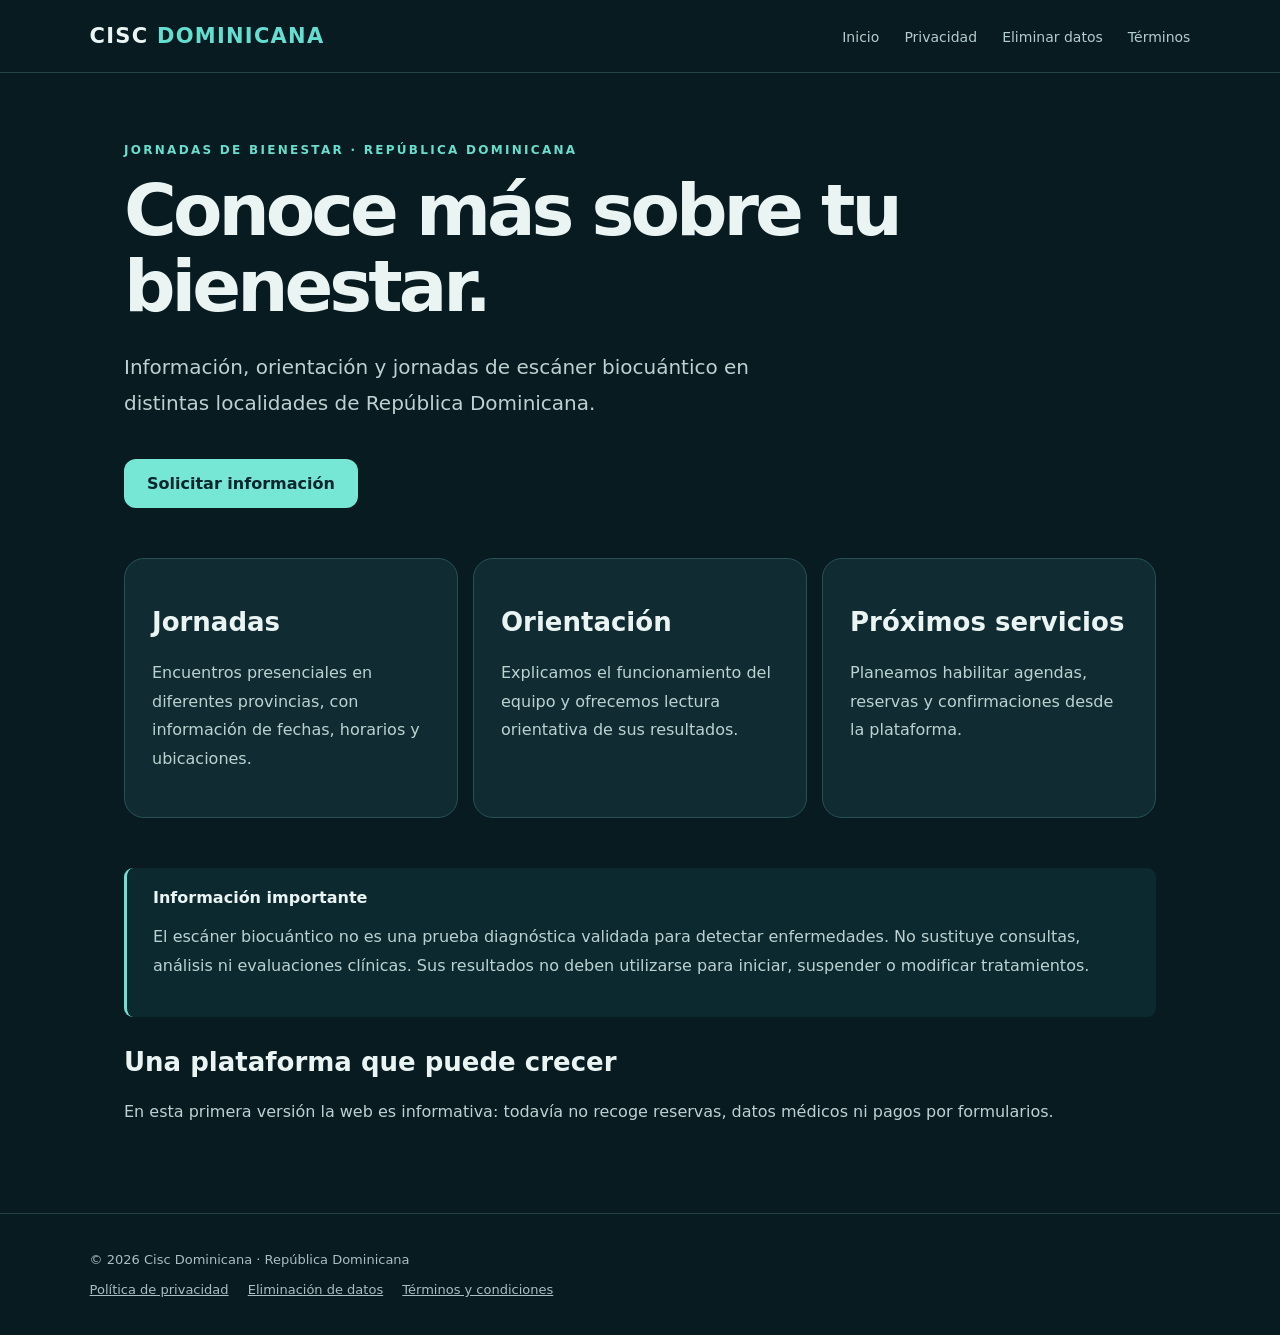
<file: index.html>
<!doctype html>
<html lang="es">
  <head>
    <meta charset="utf-8">
    <meta name="viewport" content="width=device-width, initial-scale=1">
    <meta
      name="description"
      content="Jornadas informativas de escáner biocuántico y bienestar en República Dominicana"
    >
    <title>Jornadas de bienestar | Cisc Dominicana</title>
    <link rel="stylesheet" href="style.css">
  </head>
  <body>
    <header>
      <div class="brand">CISC <b>DOMINICANA</b></div>
      <nav>
        <a href="/">Inicio</a>
        <a href="/privacidad/">Privacidad</a>
        <a href="/eliminacion-datos/">Eliminar datos</a>
        <a href="/terminos/">Términos</a>
      </nav>
    </header>
    <main>
      <div class="eyebrow">Jornadas de bienestar · República Dominicana</div>
      <h1>Conoce más sobre tu bienestar.</h1>
      <p class="lead">
        Información, orientación y jornadas de escáner biocuántico en distintas
        localidades de República Dominicana.
      </p>
      <a
        class="btn"
        href="mailto:gabriel10xp@gmail.com?subject=Informaci%C3%B3n%20de%20jornadas"
      >Solicitar información</a>
      <div class="cards">
        <div class="card">
          <h2>Jornadas</h2>
          <p>
            Encuentros presenciales en diferentes provincias, con información
            de fechas, horarios y ubicaciones.
          </p>
        </div>
        <div class="card">
          <h2>Orientación</h2>
          <p>
            Explicamos el funcionamiento del equipo y ofrecemos lectura
            orientativa de sus resultados.
          </p>
        </div>
        <div class="card">
          <h2>Próximos servicios</h2>
          <p>
            Planeamos habilitar agendas, reservas y confirmaciones desde la
            plataforma.
          </p>
        </div>
      </div>
      <div class="notice">
        <strong>Información importante</strong>
        <p>
          El escáner biocuántico no es una prueba diagnóstica validada para
          detectar enfermedades. No sustituye consultas, análisis ni
          evaluaciones clínicas. Sus resultados no deben utilizarse para
          iniciar, suspender o modificar tratamientos.
        </p>
      </div>
      <h2>Una plataforma que puede crecer</h2>
      <p>
        En esta primera versión la web es informativa: todavía no recoge
        reservas, datos médicos ni pagos por formularios.
      </p>
    </main>
    <footer>
      © 2026 Cisc Dominicana · República Dominicana
      <br><br>
      <a href="/privacidad/">Política de privacidad</a>
      <a href="/eliminacion-datos/">Eliminación de datos</a>
      <a href="/terminos/">Términos y condiciones</a>
    </footer>
  </body>
</html>
</file>
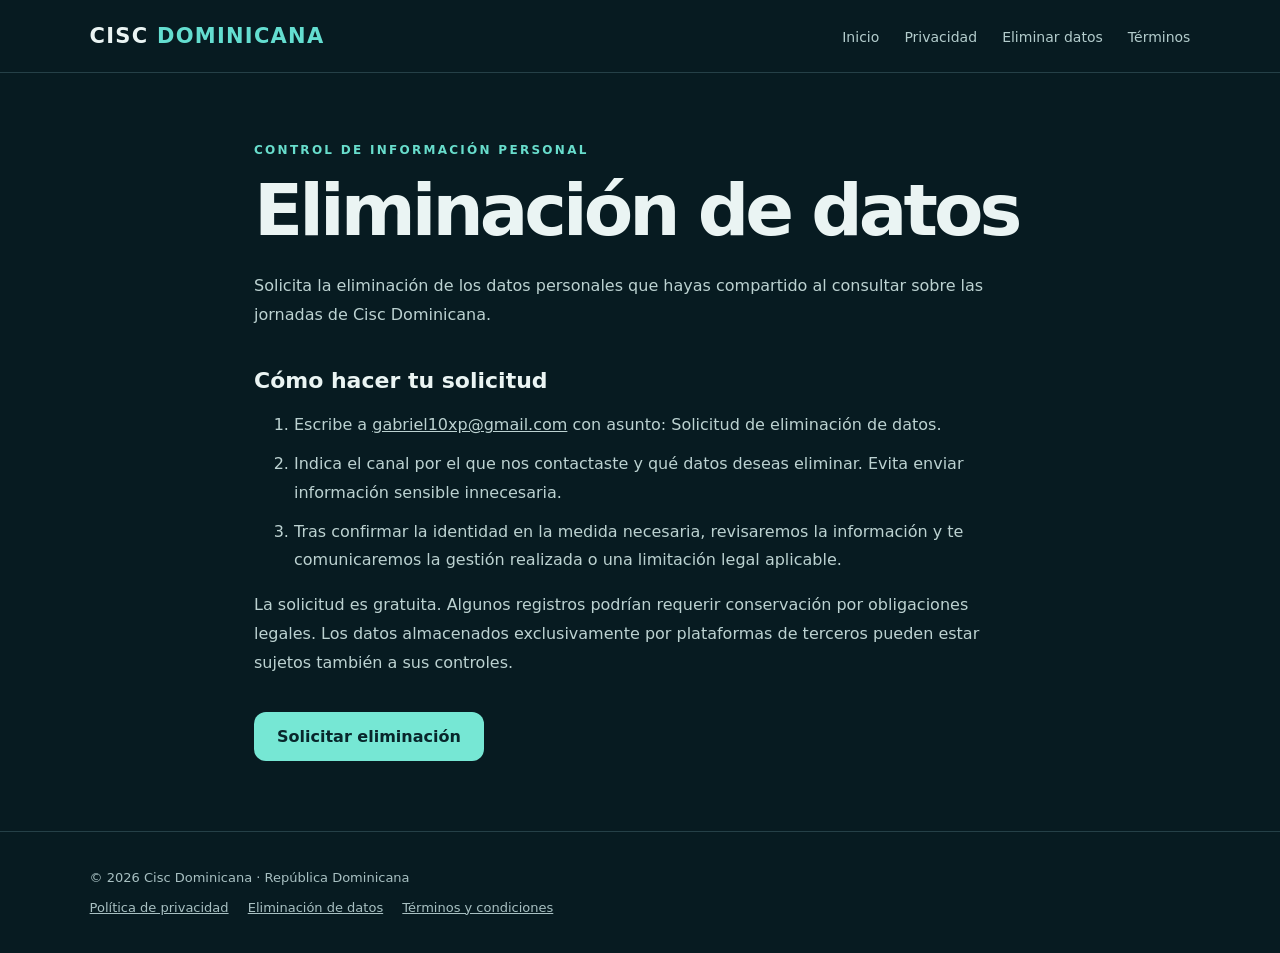
<file: eliminacion-datos/index.html>
<!doctype html>
<html lang="es">
  <head>
    <meta charset="utf-8">
    <meta name="viewport" content="width=device-width, initial-scale=1">
    <meta
      name="description"
      content="Jornadas informativas de escáner biocuántico y bienestar en República Dominicana"
    >
    <title>Eliminación de datos | Cisc Dominicana</title>
    <link rel="stylesheet" href="../style.css">
  </head>
  <body>
    <header>
      <div class="brand">CISC <b>DOMINICANA</b></div>
      <nav>
        <a href="/">Inicio</a>
        <a href="/privacidad/">Privacidad</a>
        <a href="/eliminacion-datos/">Eliminar datos</a>
        <a href="/terminos/">Términos</a>
      </nav>
    </header>
    <main class="legal">
      <div class="eyebrow">Control de información personal</div>
      <h1>Eliminación de datos</h1>
      <p>
        Solicita la eliminación de los datos personales que hayas compartido al
        consultar sobre las jornadas de Cisc Dominicana.
      </p>
      <h2>Cómo hacer tu solicitud</h2>
      <ol>
        <li>
          Escribe a
          <a href="mailto:gabriel10xp@gmail.com?subject=Solicitud%20de%20eliminaci%C3%B3n%20de%20datos">gabriel10xp@gmail.com</a>
          con asunto: Solicitud de eliminación de datos.
        </li>
        <li>
          Indica el canal por el que nos contactaste y qué datos deseas
          eliminar. Evita enviar información sensible innecesaria.
        </li>
        <li>
          Tras confirmar la identidad en la medida necesaria, revisaremos la
          información y te comunicaremos la gestión realizada o una limitación
          legal aplicable.
        </li>
      </ol>
      <p>
        La solicitud es gratuita. Algunos registros podrían requerir
        conservación por obligaciones legales. Los datos almacenados
        exclusivamente por plataformas de terceros pueden estar sujetos también
        a sus controles.
      </p>
      <a
        class="btn"
        href="mailto:gabriel10xp@gmail.com?subject=Solicitud%20de%20eliminaci%C3%B3n%20de%20datos"
      >Solicitar eliminación</a>
    </main>
    <footer>
      © 2026 Cisc Dominicana · República Dominicana
      <br><br>
      <a href="/privacidad/">Política de privacidad</a>
      <a href="/eliminacion-datos/">Eliminación de datos</a>
      <a href="/terminos/">Términos y condiciones</a>
    </footer>
  </body>
</html>
</file>
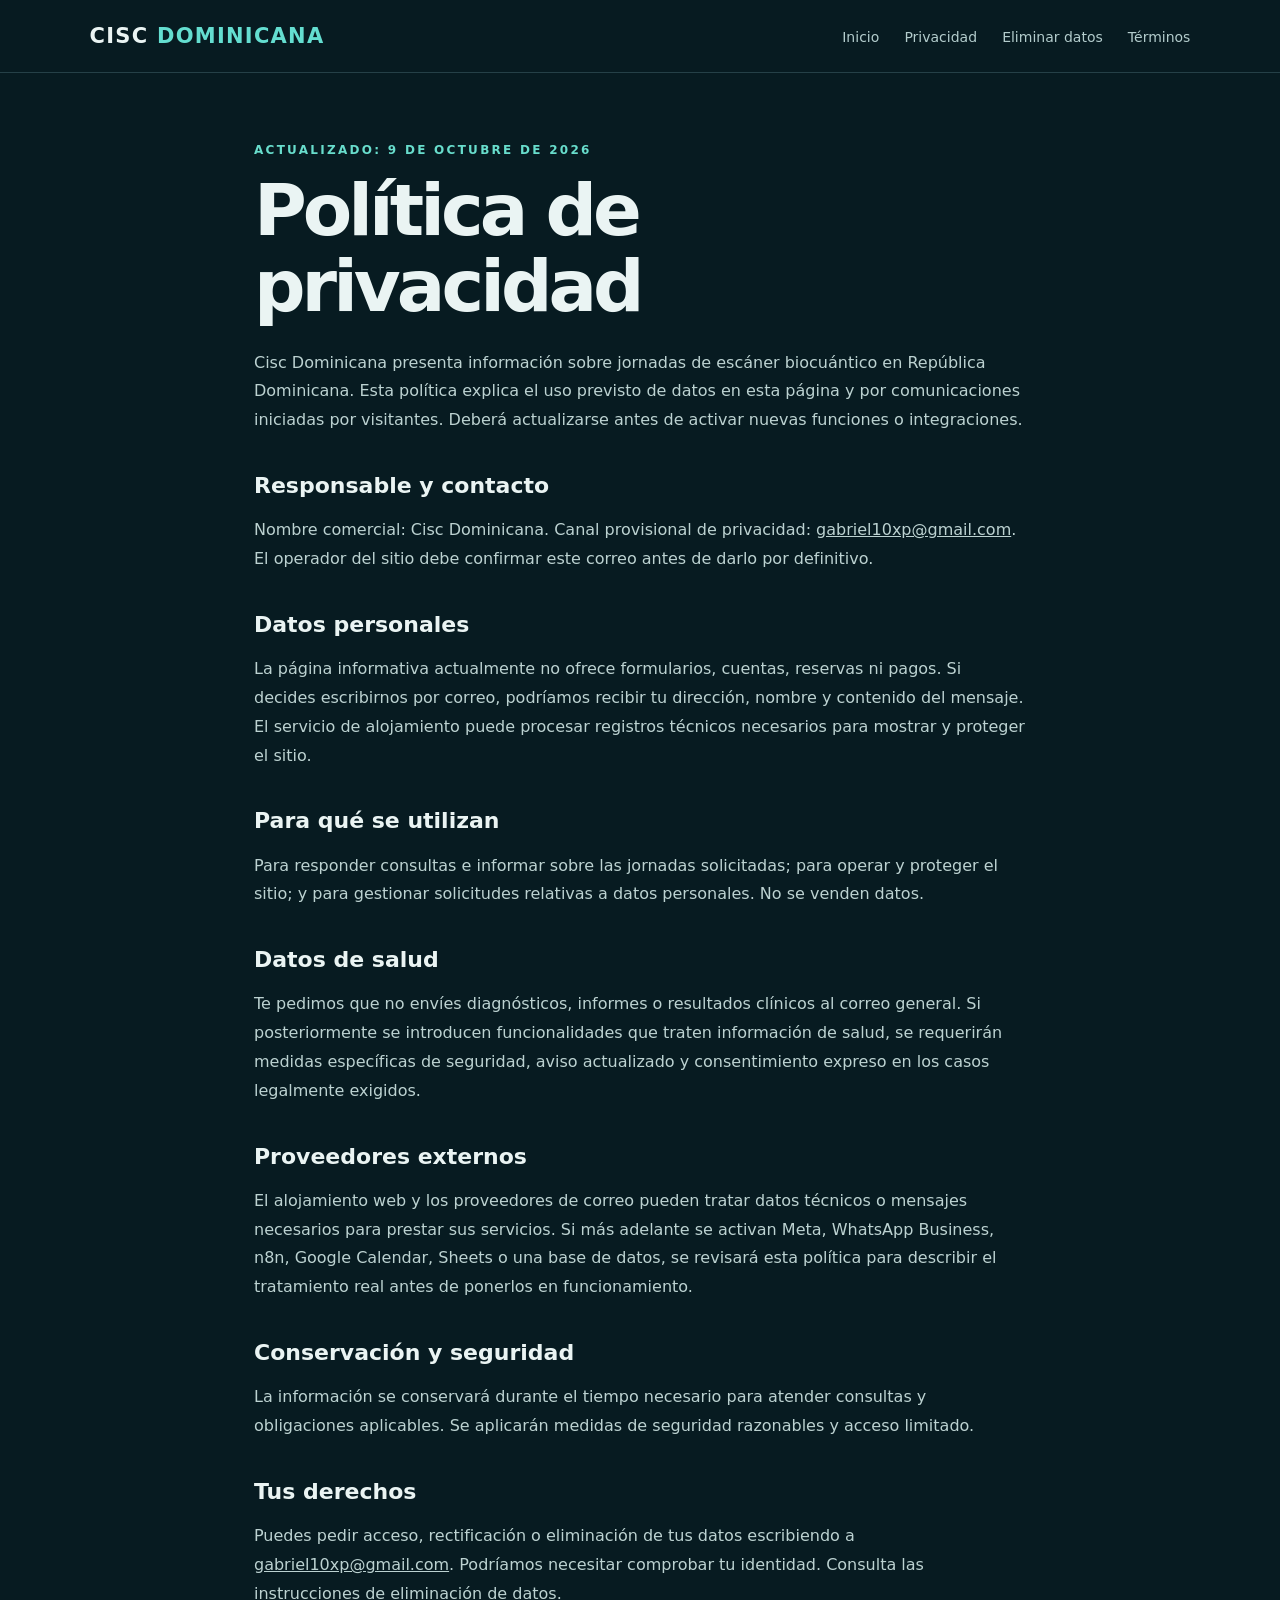
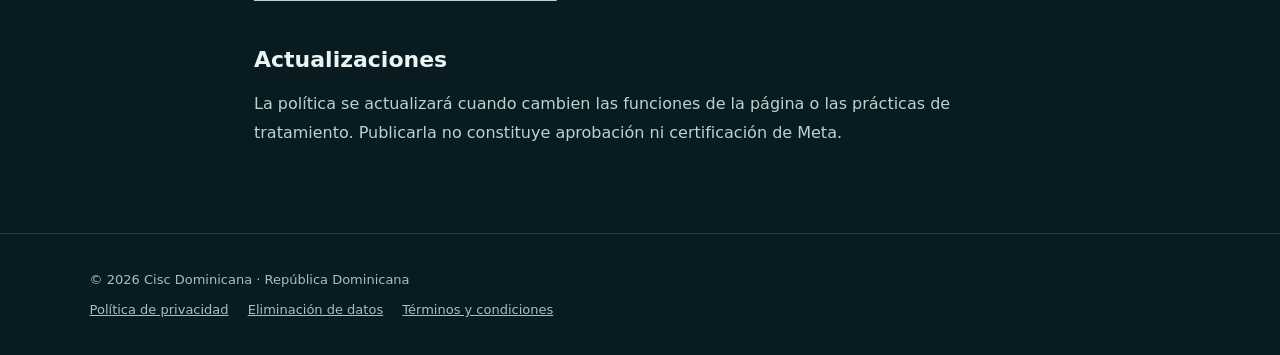
<file: privacidad/index.html>
<!doctype html>
<html lang="es">
  <head>
    <meta charset="utf-8">
    <meta name="viewport" content="width=device-width, initial-scale=1">
    <meta
      name="description"
      content="Jornadas informativas de escáner biocuántico y bienestar en República Dominicana"
    >
    <title>Política de privacidad | Cisc Dominicana</title>
    <link rel="stylesheet" href="../style.css">
  </head>
  <body>
    <header>
      <div class="brand">CISC <b>DOMINICANA</b></div>
      <nav>
        <a href="/">Inicio</a>
        <a href="/privacidad/">Privacidad</a>
        <a href="/eliminacion-datos/">Eliminar datos</a>
        <a href="/terminos/">Términos</a>
      </nav>
    </header>
    <main class="legal">
      <div class="eyebrow">Actualizado: 9 de octubre de 2026</div>
      <h1>Política de privacidad</h1>
      <p>
        Cisc Dominicana presenta información sobre jornadas de escáner
        biocuántico en República Dominicana. Esta política explica el uso
        previsto de datos en esta página y por comunicaciones iniciadas por
        visitantes. Deberá actualizarse antes de activar nuevas funciones o
        integraciones.
      </p>
      <h2>Responsable y contacto</h2>
      <p>
        Nombre comercial: Cisc Dominicana. Canal provisional de privacidad:
        <a href="mailto:gabriel10xp@gmail.com">gabriel10xp@gmail.com</a>. El
        operador del sitio debe confirmar este correo antes de darlo por
        definitivo.
      </p>
      <h2>Datos personales</h2>
      <p>
        La página informativa actualmente no ofrece formularios, cuentas,
        reservas ni pagos. Si decides escribirnos por correo, podríamos recibir
        tu dirección, nombre y contenido del mensaje. El servicio de alojamiento
        puede procesar registros técnicos necesarios para mostrar y proteger el
        sitio.
      </p>
      <h2>Para qué se utilizan</h2>
      <p>
        Para responder consultas e informar sobre las jornadas solicitadas;
        para operar y proteger el sitio; y para gestionar solicitudes relativas
        a datos personales. No se venden datos.
      </p>
      <h2>Datos de salud</h2>
      <p>
        Te pedimos que no envíes diagnósticos, informes o resultados clínicos al
        correo general. Si posteriormente se introducen funcionalidades que
        traten información de salud, se requerirán medidas específicas de
        seguridad, aviso actualizado y consentimiento expreso en los casos
        legalmente exigidos.
      </p>
      <h2>Proveedores externos</h2>
      <p>
        El alojamiento web y los proveedores de correo pueden tratar datos
        técnicos o mensajes necesarios para prestar sus servicios. Si más
        adelante se activan Meta, WhatsApp Business, n8n, Google Calendar,
        Sheets o una base de datos, se revisará esta política para describir el
        tratamiento real antes de ponerlos en funcionamiento.
      </p>
      <h2>Conservación y seguridad</h2>
      <p>
        La información se conservará durante el tiempo necesario para atender
        consultas y obligaciones aplicables. Se aplicarán medidas de seguridad
        razonables y acceso limitado.
      </p>
      <h2>Tus derechos</h2>
      <p>
        Puedes pedir acceso, rectificación o eliminación de tus datos
        escribiendo a
        <a href="mailto:gabriel10xp@gmail.com">gabriel10xp@gmail.com</a>.
        Podríamos necesitar comprobar tu identidad. Consulta las
        <a href="/eliminacion-datos/">instrucciones de eliminación de datos</a>.
      </p>
      <h2>Actualizaciones</h2>
      <p>
        La política se actualizará cuando cambien las funciones de la página o
        las prácticas de tratamiento. Publicarla no constituye aprobación ni
        certificación de Meta.
      </p>
    </main>
    <footer>
      © 2026 Cisc Dominicana · República Dominicana
      <br><br>
      <a href="/privacidad/">Política de privacidad</a>
      <a href="/eliminacion-datos/">Eliminación de datos</a>
      <a href="/terminos/">Términos y condiciones</a>
    </footer>
  </body>
</html>
</file>
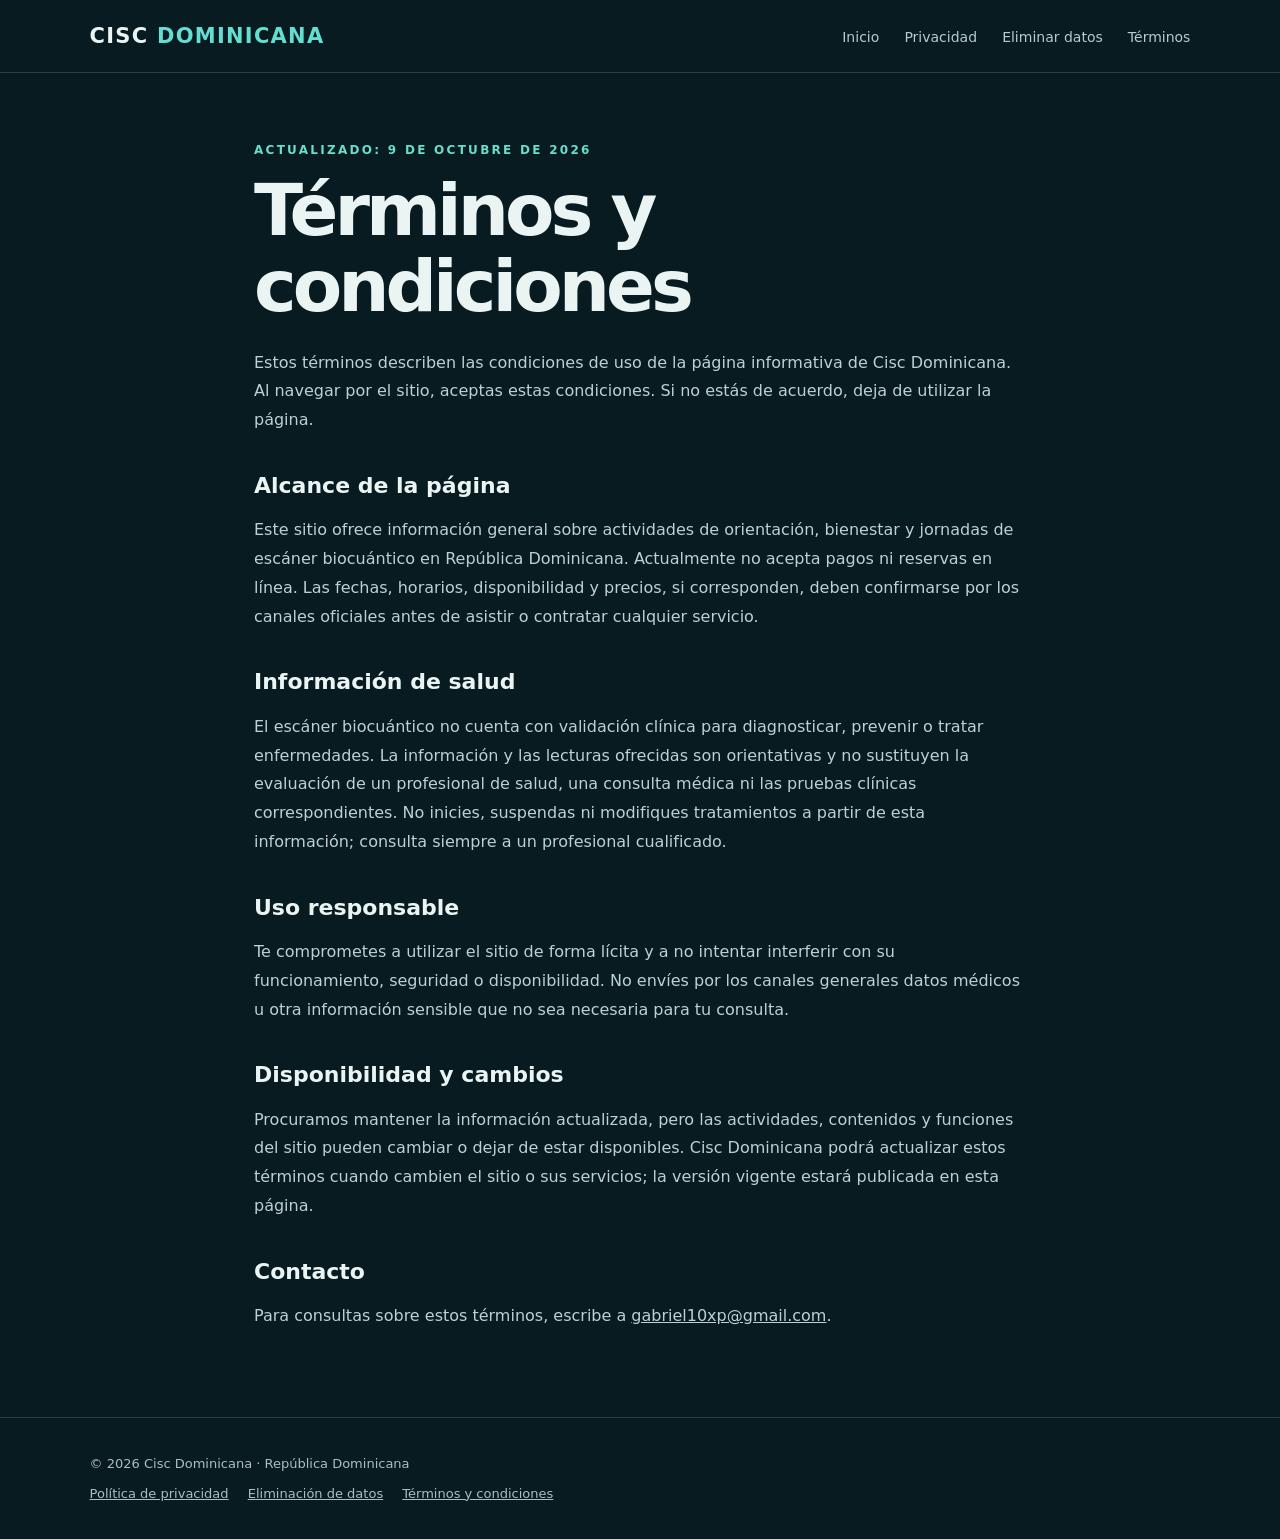
<file: terminos/index.html>
<!doctype html>
<html lang="es">
  <head>
    <meta charset="utf-8">
    <meta name="viewport" content="width=device-width, initial-scale=1">
    <meta
      name="description"
      content="Términos y condiciones de las jornadas informativas de Cisc Dominicana"
    >
    <title>Términos y condiciones | Cisc Dominicana</title>
    <link rel="stylesheet" href="../style.css">
  </head>
  <body>
    <header>
      <div class="brand">CISC <b>DOMINICANA</b></div>
      <nav>
        <a href="/">Inicio</a>
        <a href="/privacidad/">Privacidad</a>
        <a href="/eliminacion-datos/">Eliminar datos</a>
        <a href="/terminos/">Términos</a>
      </nav>
    </header>
    <main class="legal">
      <div class="eyebrow">Actualizado: 9 de octubre de 2026</div>
      <h1>Términos y condiciones</h1>
      <p>
        Estos términos describen las condiciones de uso de la página informativa
        de Cisc Dominicana. Al navegar por el sitio, aceptas estas condiciones.
        Si no estás de acuerdo, deja de utilizar la página.
      </p>

      <h2>Alcance de la página</h2>
      <p>
        Este sitio ofrece información general sobre actividades de orientación,
        bienestar y jornadas de escáner biocuántico en República Dominicana.
        Actualmente no acepta pagos ni reservas en línea. Las fechas, horarios,
        disponibilidad y precios, si corresponden, deben confirmarse por los
        canales oficiales antes de asistir o contratar cualquier servicio.
      </p>

      <h2>Información de salud</h2>
      <p>
        El escáner biocuántico no cuenta con validación clínica para
        diagnosticar, prevenir o tratar enfermedades. La información y las
        lecturas ofrecidas son orientativas y no sustituyen la evaluación de un
        profesional de salud, una consulta médica ni las pruebas clínicas
        correspondientes. No inicies, suspendas ni modifiques tratamientos a
        partir de esta información; consulta siempre a un profesional
        cualificado.
      </p>

      <h2>Uso responsable</h2>
      <p>
        Te comprometes a utilizar el sitio de forma lícita y a no intentar
        interferir con su funcionamiento, seguridad o disponibilidad. No envíes
        por los canales generales datos médicos u otra información sensible que
        no sea necesaria para tu consulta.
      </p>

      <h2>Disponibilidad y cambios</h2>
      <p>
        Procuramos mantener la información actualizada, pero las actividades,
        contenidos y funciones del sitio pueden cambiar o dejar de estar
        disponibles. Cisc Dominicana podrá actualizar estos términos cuando
        cambien el sitio o sus servicios; la versión vigente estará publicada
        en esta página.
      </p>

      <h2>Contacto</h2>
      <p>
        Para consultas sobre estos términos, escribe a
        <a href="mailto:gabriel10xp@gmail.com">gabriel10xp@gmail.com</a>.
      </p>
    </main>
    <footer>
      © 2026 Cisc Dominicana · República Dominicana
      <br><br>
      <a href="/privacidad/">Política de privacidad</a>
      <a href="/eliminacion-datos/">Eliminación de datos</a>
      <a href="/terminos/">Términos y condiciones</a>
    </footer>
  </body>
</html>
</file>
<file: style.css>
:root {
  font-family: system-ui, Arial, sans-serif;
  color: #eaf4f3;
  background: #071b21;
}

* {
  box-sizing: border-box;
}

body {
  margin: 0;
}

a {
  color: inherit;
}

header {
  display: flex;
  justify-content: space-between;
  align-items: center;
  padding: 24px 7%;
  border-bottom: 1px solid #254047;
}

.brand {
  font-size: 21px;
  font-weight: 900;
  letter-spacing: 0.06em;
}

.brand b {
  color: #64ded0;
}

nav a {
  margin-left: 20px;
  color: #b3cccc;
  font-size: 14px;
  text-decoration: none;
}

main {
  max-width: 1080px;
  margin: auto;
  padding: 70px 24px;
}

h1 {
  max-width: 850px;
  margin: 15px 0 24px;
  font-size: clamp(38px, 6vw, 72px);
  line-height: 1.06;
  letter-spacing: -0.055em;
}

h2 {
  font-size: 26px;
}

p,
li {
  color: #bcd2d1;
  font-size: 16px;
  line-height: 1.8;
}

.eyebrow {
  color: #68ddcc;
  font-size: 12px;
  font-weight: 800;
  letter-spacing: 0.19em;
  text-transform: uppercase;
}

.lead {
  max-width: 690px;
  font-size: 20px;
}

.btn {
  display: inline-block;
  margin: 18px 10px 0 0;
  padding: 15px 23px;
  border-radius: 12px;
  background: #76e7d4;
  color: #08262b;
  font-weight: 800;
  text-decoration: none;
}

.cards {
  display: grid;
  grid-template-columns: repeat(3, 1fr);
  gap: 15px;
  margin: 50px 0;
}

.card {
  padding: 27px;
  border: 1px solid #295057;
  border-radius: 20px;
  background: #102c32;
}

.notice {
  margin: 30px 0;
  padding: 20px 26px;
  border-left: 3px solid #72dece;
  border-radius: 9px;
  background: #0d2930;
}

.legal {
  max-width: 820px;
}

.legal h2 {
  margin-top: 38px;
  font-size: 22px;
}

.legal li {
  margin: 10px 0;
}

footer {
  padding: 38px 7%;
  border-top: 1px solid #254047;
  color: #a8c0c2;
  font-size: 13px;
}

footer a {
  margin-right: 15px;
}

@media (max-width: 720px) {
  header {
    display: block;
    padding: 20px;
  }

  nav {
    margin-top: 16px;
  }

  nav a {
    margin: 0 12px 0 0;
  }

  .cards {
    grid-template-columns: 1fr;
  }

  main {
    padding: 48px 21px;
  }
}
</file>
